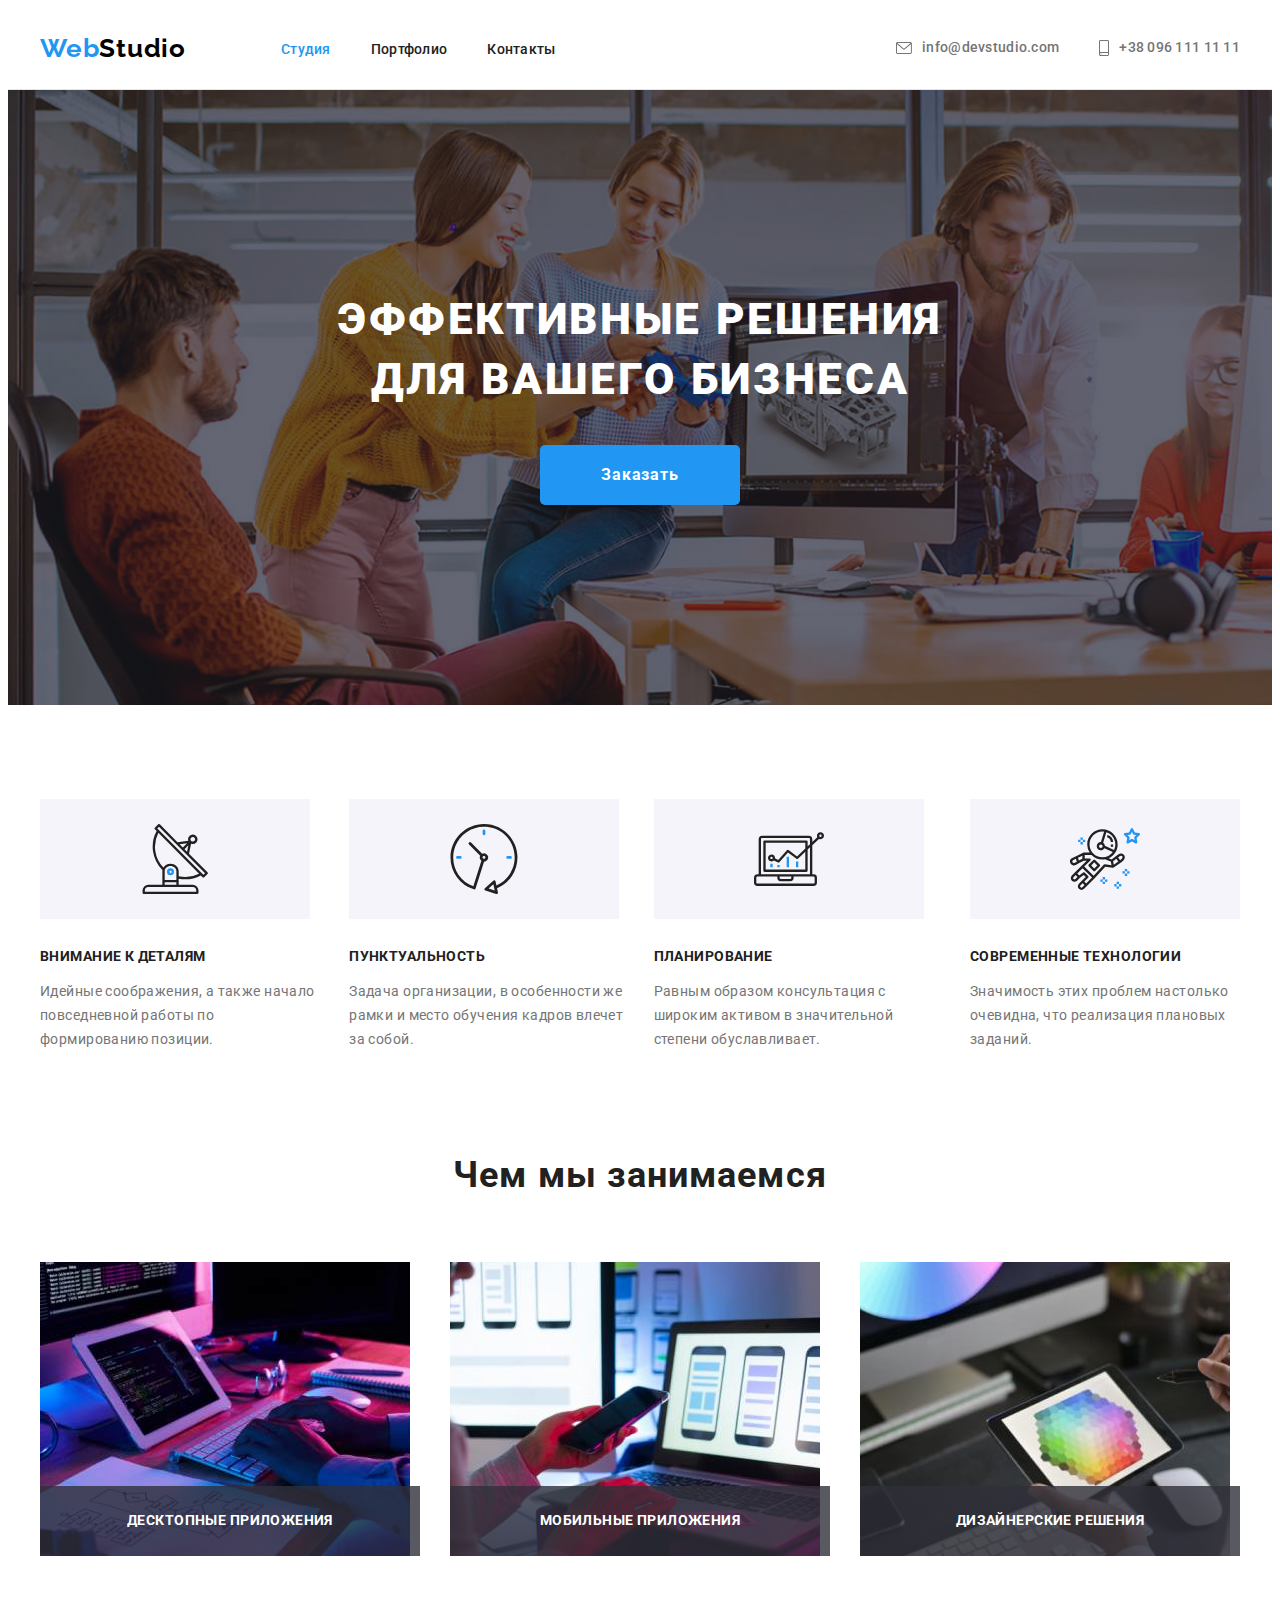
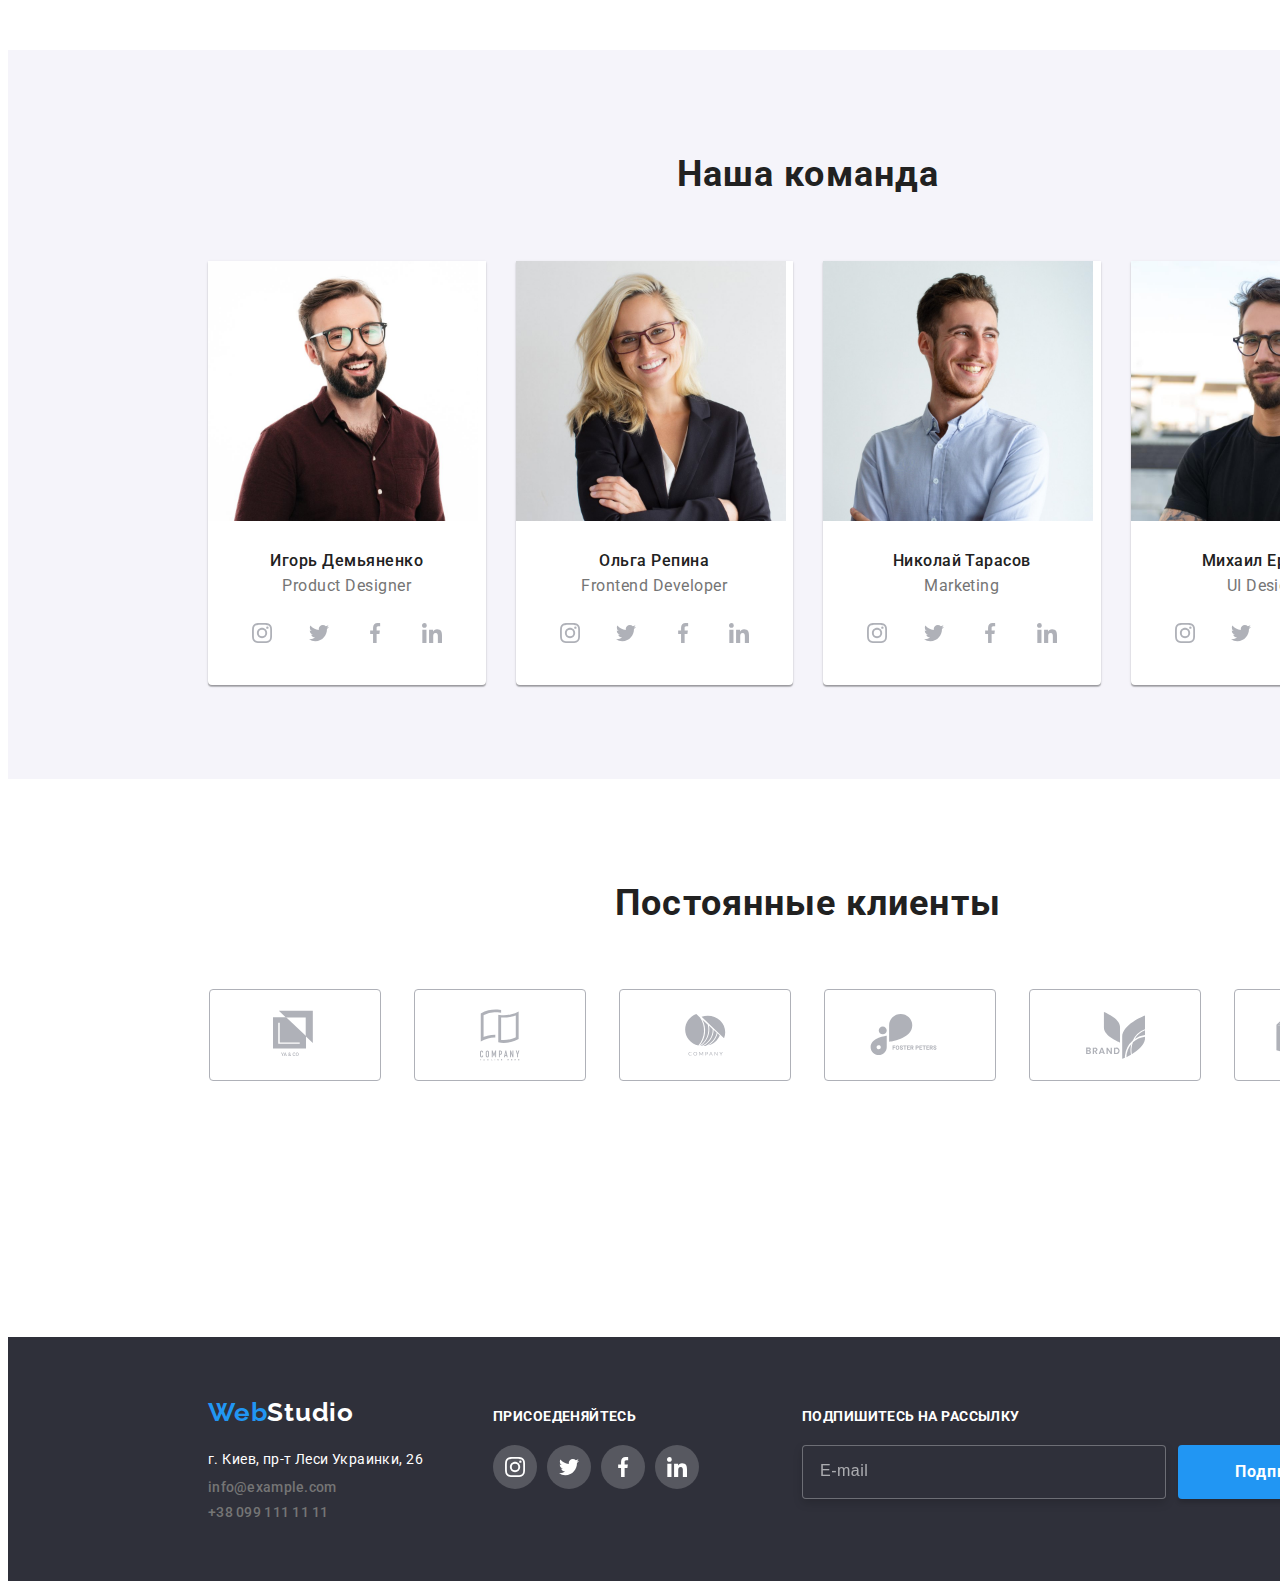
<file: index.html>
<!DOCTYPE html>
<html lang="ru">
<head>
    <meta charset="UTF-8">
    <meta http-equiv="X-UA-Compatible" content="IE=edge">
    <meta name="viewport" content="width=device-width, initial-scale=1.0">
    <title>Веб Студия</title>
    <link rel="stylesheet" href="https://cdnjs.cloudflare.com/ajax/libs/modern-normalize/1.0.0/modern-normalize.css" 
    integrity="sha512-Zx6MlUMKSVJoQ+83OwhdILe8cSEsCzfqThJd7J/VA2UrK6Ctj85p+xzqfyuNXE5B1k25uUdmJ2OzItbBy9GHAQ==" 
    crossorigin="anonymous"/>
    <link rel="preconnect" href="https://fonts.gstatic.com">
    <link href="https://fonts.googleapis.com/css2?family=Raleway:wght@700&family=Roboto:wght@400;500;700;900&display=swap" rel="stylesheet">
    <link rel="stylesheet" href="./css/main.min.css">
</head>
<body>

   <!--HEADER-->

    <header class="header">
        <div class="container">
            <a class="logo logo-light link" href="">
                <span class="logo-accent">Web</span>Studio
            </a>
            <nav class="navigation">
                <ul class="navigation-list list">
                    <li class="navigation-list__item">
                        <a class="current navigation-list__link link " href="./index.html">
                            Студия
                        </a>
                    </li>
                    <li class="navigation-list__item">
                        <a class="navigation-list__link link" href="./portfolio.html">
                            Портфолио
                        </a>
                    </li>
                    <li class="navigation-list__item">
                        <a class="navigation-list__link link" href="">
                            Контакты
                        </a>
                    </li>
                </ul>
            </nav>
            <ul class="contact-list list">
                <li class="contact-list__item">
                    <a class="contact-list__link link" href="mailto:info@devstudio.com">
                        <svg class="contact-list__icon" width="16" height="12">
                            <use href="./images/icons.svg#icon-mail"></use>
                        </svg>
                        info@devstudio.com
                    </a>
                </li>
                <li class="contact-list__item">
                    <a class="contact-list__link link" href="tel:+380961111111">
                        <svg class="contact-list__icon" width="10" height="16">
                            <use href="./images/icons.svg#icon-number"></use>
                        </svg>
                        +38 096 111 11 11
                    </a>
                </li>
            </ul>
        </div>
   </header> 

   <!--MAIN-->

   <main>

        <!--HERO-->

        <section class="hero bg">
            <div class="container">
                <h1 class="hero__title">
                    Эффективные решения для вашего бизнеса
                </h1>
                <button class="hero__btn" type="button" data-modal-open>
                    Заказать
                </button>
            </div>
        </section>

        <!--ABOUT-->

        <section class="features section">
            <div class="container">
                <ul class="features-list list">
                    <li class="features-list__item">
                        <div class="features-list__icon-wrapper">
                            <svg class="features-list__icon" width="70" height="70">
                                <use href="./images/icons.svg#icon-details"></use>
                            </svg>
                        </div>
                        <h3 class="features-list__title">Внимание к деталям</h3>
                        <p class="features-list__description">Идейные соображения, а также начало повседневной работы по формированию позиции.</p>
                    </li>
                    <li class="features-list__item">
                        <div class="features-list__icon-wrapper">
                            <svg class="features-list__icon" width="70" height="70">
                                <use href="./images/icons.svg#icon-clock"></use>
                            </svg>
                        </div>
                        <h3 class="features-list__title">Пунктуальность</h3>
                        <p class="features-list__description">Задача организации, в особенности же рамки и место обучения кадров влечет за собой.</p>
                    </li>
                    <li class="features-list__item">
                        <div class="features-list__icon-wrapper">
                            <svg class="features-list__icon" width="70" height="70">
                                <use href="./images/icons.svg#icon-diagram"></use>
                            </svg>
                        </div>
                        <h3 class="features-list__title">Планирование</h3>
                        <p class="features-list__description">Равным образом консультация с широким активом в значительной степени обуславливает.</p>
                    </li>
                    <li class="features-list__item">
                        <div class="features-list__icon-wrapper">
                            <svg class="features-list__icon" width="70" height="70">
                                <use href="./images/icons.svg#icon-astronaut"></use>
                            </svg>
                        </div>
                        <h3 class="features-list__title">Современные технологии</h3>
                        <p class="features-list__description">Значимость этих проблем настолько очевидна, что реализация плановых заданий.</p>
                    </li>
                </ul>
            </div>
        </section>

        <section  class="about">
            <div class="container">
                <h2 class="section-title">Чем мы занимаемся</h2>
                <ul class="about-list list">
                    <li class="about-list__item">
                        <div class="about-list__wrapper">
                            <img class="about-list__img" src="./images/box-1.jpg" alt="человек пишет код" height="294">
                        <p class="about-list__content">Десктопные приложения</p>
                        </div>
                    </li>
                    <li class="about-list__item">
                        <div class="about-list__wrapper">
                        <img class="about-list__img" src="./images/box-2.jpg" alt="человек делает дизайн приложения" height="294">
                        <p class="about-list__content">Мобильные приложения</p>
                        </div>
                    </li>
                    <li class="about-list__item">
                        <div class="about-list__wrapper">
                        <img class="about-list__img" src="./images/box-3.jpg" alt="человек подбирает правильный цвет" height="294">
                        <p class="about-list__content">Дизайнерские решения</p>
                        </div>
                    </li>
                </ul>
            </div>
        </section>

        <!-- TEAM -->

        <section class="team section">
            <div class="container">
                <h2 class="section-title">Наша команда</h2>
                <ul class="team-list list">
                    <li class="team-list__item">
                        <img class="team-list__img" src="./images/worker-1.jpg" alt="мужчина в очках и бардовой рубашке" height="260">
                        <div class="team-list__box">
                            <h3 class="team-list__title">Игорь Демьяненко</h3>
                             <p class="team-list__description" lang="en">Product Designer</p>
                             <ul class="social-list list">
                                <li class="social-list__item">
                                    <a href="" class="social-list__link link">
                                        <svg class="social-list__icon" width="20" height="20">
                                            <use href="./images/icons.svg#icon-instagram"></use>
                                        </svg>
                                    </a>
                                </li>
                                <li class="social-list-item">
                                    <a href="" class="social-list__link link">
                                        <svg class="social-list__icon"  width="20" height="20">
                                            <use href="./images/icons.svg#icon-twitter"></use>
                                        </svg>
                                    </a>
                                </li>
                                <li class="social-list-item">
                                    <a href="" class="social-list__link link">
                                        <svg class="social-list__icon"  width="20" height="20">
                                            <use href="./images/icons.svg#icon-facebook"></use>
                                        </svg>
                                    </a>
                                </li>
                                <li class="social-list-item">
                                    <a href="" class="social-list__link link">
                                        <svg class="social-list__icon"  width="20" height="20">
                                            <use href="./images/icons.svg#icon-linkedin"></use>
                                        </svg>
                                    </a>
                                </li>
                            </ul>
                        </div>
                    </li>
                    <li class="team-list__item">
                        <img class="team-list__img" src="./images/worker-2.jpg" alt="девушка в очках и пиджаке" height="260">
                        <div class="team-list__box">
                            <h3 class="team-list__title">Ольга Репина</h3>
                            <p class="team-list__description" lang="en">Frontend Developer</p>
                            <ul class="social-list list">
                                <li class="social-list__item">
                                    <a href="" class="social-list__link link">
                                        <svg class="social-list__icon"  width="20" height="20">
                                            <use href="./images/icons.svg#icon-instagram"></use>
                                        </svg>
                                    </a>
                                </li>
                                <li class="social-list-item">
                                    <a href="" class="social-list__link link">
                                        <svg class="social-list__icon" width="20" height="20">
                                            <use href="./images/icons.svg#icon-twitter"></use>
                                        </svg>
                                    </a>
                                </li>
                                <li class="social-list-item">
                                    <a href="" class="social-list__link link">
                                        <svg class="social-list__icon" width="20" height="20">
                                            <use href="./images/icons.svg#icon-facebook"></use>
                                        </svg>
                                    </a>
                                </li>
                                <li class="social-list-item">
                                    <a href="" class="social-list__link link">
                                        <svg class="social-list__icon" width="20" height="20">
                                            <use href="./images/icons.svg#icon-linkedin"></use>
                                        </svg>
                                    </a>
                                </li>
                            </ul>
                        </div>
                    </li>
                    <li class="team-list__item">
                        <img class="team-list__img" src="./images/worker-3.jpg" alt="мужчина в голубой рубашке" height="260">
                        <div class="team-list__box">
                            <h3 class="team-list__title">Николай Тарасов</h3>
                            <p class="team-list__description" lang="en">Marketing</p>
                            <ul class="social-list list">
                                <li class="social-list__item">
                                    <a href="" class="social-list__link link">
                                        <svg class="social-list__icon" width="20" height="20">
                                            <use href="./images/icons.svg#icon-instagram"></use>
                                        </svg>
                                    </a>
                                </li>
                                <li class="social-list-item">
                                    <a href="" class="social-list__link link">
                                        <svg class="social-list__icon" width="20" height="20">
                                            <use href="./images/icons.svg#icon-twitter"></use>
                                        </svg>
                                    </a>
                                </li>
                                <li class="social-list-item">
                                    <a href="" class="social-list__link link">
                                        <svg class="social-list__icon" width="20" height="20">
                                            <use href="./images/icons.svg#icon-facebook"></use>
                                        </svg>
                                    </a>
                                </li>
                                <li class="social-list-item">
                                    <a href="" class="social-list__link link">
                                        <svg class="social-list__icon" width="20" height="20">
                                            <use href="./images/icons.svg#icon-linkedin"></use>
                                        </svg>
                                    </a>
                                </li>
                            </ul>
                        </div>
                    </li>
                    <li class="team-list__item">
                        <img class="team-list__img" src="./images/worker-4.jpg" alt="мужчина в очках и черной футболке" height="260">
                        <div class="team-list__box">
                            <h3 class="team-list__title">Михаил Ермаков</h3>
                            <p class="team-list__description" lang="en">UI Designer</p>
                            <ul class="social-list list">
                                <li class="social-list__item">
                                    <a href="" class="social-list__link link">
                                        <svg class="social-list__icon" width="20" height="20">
                                            <use href="./images/icons.svg#icon-instagram"></use>
                                        </svg>
                                    </a>
                                </li>
                                <li class="social-list__item">
                                    <a href="" class="social-list__link link">
                                        <svg class="social-list__icon" width="20" height="20">
                                            <use href="./images/icons.svg#icon-twitter"></use>
                                        </svg>
                                    </a>
                                </li>
                                <li class="social-list__item">
                                    <a href="" class="social-list__link link">
                                        <svg class="social-list__icon" width="20" height="20">
                                            <use href="./images/icons.svg#icon-facebook"></use>
                                        </svg>
                                    </a>
                                </li>
                                <li class="social-list__item">
                                    <a href="" class="social-list__link link">
                                        <svg class="social-list__icon" width="20" height="20">
                                            <use href="./images/icons.svg#icon-linkedin"></use>
                                        </svg>
                                    </a>
                                </li>
                            </ul>
                        </div>
                    </li>
                </ul>
            </div>
        </section>

        <!-- CLIENTS  -->

        <section class="clients section">
            <div class="container">
                <h2 class="section-title">
                    Постоянные клиенты
                </h2>
                <ul class="clients-list list">
                    <li class="clients-list__item">
                        <a class="clients-list__link link" href="">
                            <svg class="clients-list__icon" width="44" height="50">
                                <use href="./images/icons.svg#icon-logo_1"></use>
                            </svg>
                        </a>
                    </li>
                    <li class="clients-list__item">
                        <a class="clients-list__link link" href="">
                            <svg class="clients-list__icon" width="40" height="52">
                                <use href="./images/icons.svg#icon-logo_2"></use>
                            </svg>
                        </a>
                    </li>
                    <li class="clients-list__item">
                        <a class="clients-list__link link" href="">
                            <svg class="clients-list__icon" width="41" height="42">
                                <use href="./images/icons.svg#icon-logo_3"></use>
                            </svg>
                        </a>
                    </li>
                    <li class="clients-list__item">
                        <a class="clients-list__link link" href="">
                            <svg class="clients-list__icon" width="80" height="42">
                                <use href="./images/icons.svg#icon-logo_4"></use>
                            </svg>
                        </a>
                    </li>
                    <li class="clients-list__item">
                        <a class="clients-list__link link" href="">
                            <svg class="clients-list__icon" width="59" height="47">
                                <use href="./images/icons.svg#icon-logo_5"></use>
                            </svg>
                        </a>
                    </li>
                    <li class="clients-list__item">
                        <a class="clients-list__link link" href="">
                            <svg class="clients-list__icon" width="88" height="45">
                                <use href="./images/icons.svg#icon-logo_6"></use>
                            </svg>
                        </a>
                    </li>
                </ul>
            </div>
        </section>

   </main>

   <!--FOOTER-->

   <footer class="footer">
       <div class="container">
            <div class="footer-container">
                <a class="logo logo-dark link" href="">
                    <span class="logo-accent">Web</span>Studio
                </a>
                <address class="address">
                    <ul class="address-list list">
                        <li class="address-list__item">
                            <a class="address-list__link link" href="https://goo.gl/maps/gpuPZWPUitN2GGkdA" target="_blank" rel="noopener noreferrer">
                                г. Киев, пр-т Леси Украинки, 26
                            </a>
                        </li>
                        <li class="address-list__item">
                            <a class="contact-list__link link" href="mailto:info@example.com">
                                info@example.com
                            </a>
                        </li>
                        <li class="address-list__item">
                            <a class="contact-list__link link" href="tel:+380991111111">
                                +38 099 111 11 11
                            </a>
                        </li>
                    </ul>
                </address>
            </div>

            <div class="footer-icon-container">
                <h3 class="footer-icon-container__title">Присоеденяйтесь</h3>
                <ul class="footer-list-icon list">
                    <li class="footer-list-icon__item">
                        <a class="footer-list__link link">
                            <svg class="footer-list__icon" width="20" height="20">
                                <use href="./images/icons.svg#icon-instagram"></use>
                            </svg>
                        </a>
                    </li>
                    <li class="footer-list-icon__item">
                        <a class="footer-list__link link">
                            <svg class="footer-list__icon" width="20" height="20">
                                <use href="./images/icons.svg#icon-twitter"></use>
                            </svg>
                        </a>
                    </li>
                    <li class="footer-list-icon__item">
                        <a class="footer-list__link link">
                            <svg class="footer-list__icon" width="20" height="20">
                                <use href="./images/icons.svg#icon-facebook"></use>
                            </svg>
                        </a>
                    </li>
                    <li class="footer-list-icon__item">
                        <a class="footer-list__link link">
                            <svg class="footer-list__icon" width="20" height="20">
                                <use href="./images/icons.svg#icon-linkedin"></use>
                            </svg>
                        </a>
                    </li>
                </ul>
            </div>

            <div class="footer-form-wrapper">
                <p class="footer-form-wrapper__title">Подпишитесь на рассылку</p>
                <form class="footer-form">
                    <input class="footer-form__input" type="email" name="email" placeholder="E-mail">
                        <button class="footer-form__btn" type="button">
                            Подписаться
                            <svg class="footer-form__icon_send">
                                <use href="./images/icons.svg#icon-send"></use>
                            </svg>
                        </button>
                </form>
            </div>

        </div>
   </footer>
<!-- BACKDROP -->
   <div class="backdrop is-hidden" data-modal>
       <div class="modal">
           <button type="button" class="modal__btn_close" data-modal-close>
                <svg class="modal__close-btn-icon">
                    <use href="./images/icons.svg#icon-close-btn"></use>
                </svg>
           </button>
           <form action="#" class="modal__form">
                <p class="modal__form-title">Оставьте свои данные, мы вам перезвоним</p>
                <label class="modal__form-field">
                    <span class="modal__form-title-input">Имя</span>
                    <span class="modal__form-input-wrapper">
                        <input type="text" name="user-name" class="modal__form-input" required minlength="2">
                        <svg class="modal__form-icon">
                            <use href="./images/icons.svg#icon-name"></use>
                        </svg>
                    </span>
                </label>
                <label class="modal-form-field">
                    <span class="modal__form-title-input">Телефон</span>
                    <span class="modal__form-input-wrapper">
                        <input type="tel" name="user-phone" class="modal__form-input" required pattern="[0-9]{3}-[0-9]{3}-[0-9]{2}-[0-9]{2}">
                        <svg class="modal__form-icon">
                            <use href="./images/icons.svg#icon-tel"></use>
                        </svg>
                    </span>
                </label>
                <label class="modal-form-field">
                    <span class="modal__form-title-input">Почта</span>
                    <span class="modal__form-input-wrapper">
                        <input type="email" name="user-email" class="modal__form-input">
                        <svg class="modal__form-icon">
                            <use href="./images/icons.svg#icon-email"></use>
                        </svg>
                    </span>
                </label>
                <label class="modal-form-field">
                    <span class="modal__form-title-input">Комментарий</span>
                    <textarea name="user-comment" class="modal__form-comment" placeholder="Введите текст"></textarea>
                </label>
                <input type="checkbox" id="user-term" name="user-term" class="modal__form-checkbox visually-hidden" value="">
                <label for="user-term" class="modal__form-checkbox-desc">Соглашаюсь с рассылкой и принимаю&nbsp;<a class="modal-form-link" href="">Условия договора</a></label>
                <button type="submit" class="modal__form-btn">Отправить</button>
            </form>
       </div>
   </div>
   <script src="./js/modal.js"></script>
</body>
</html>
</file>
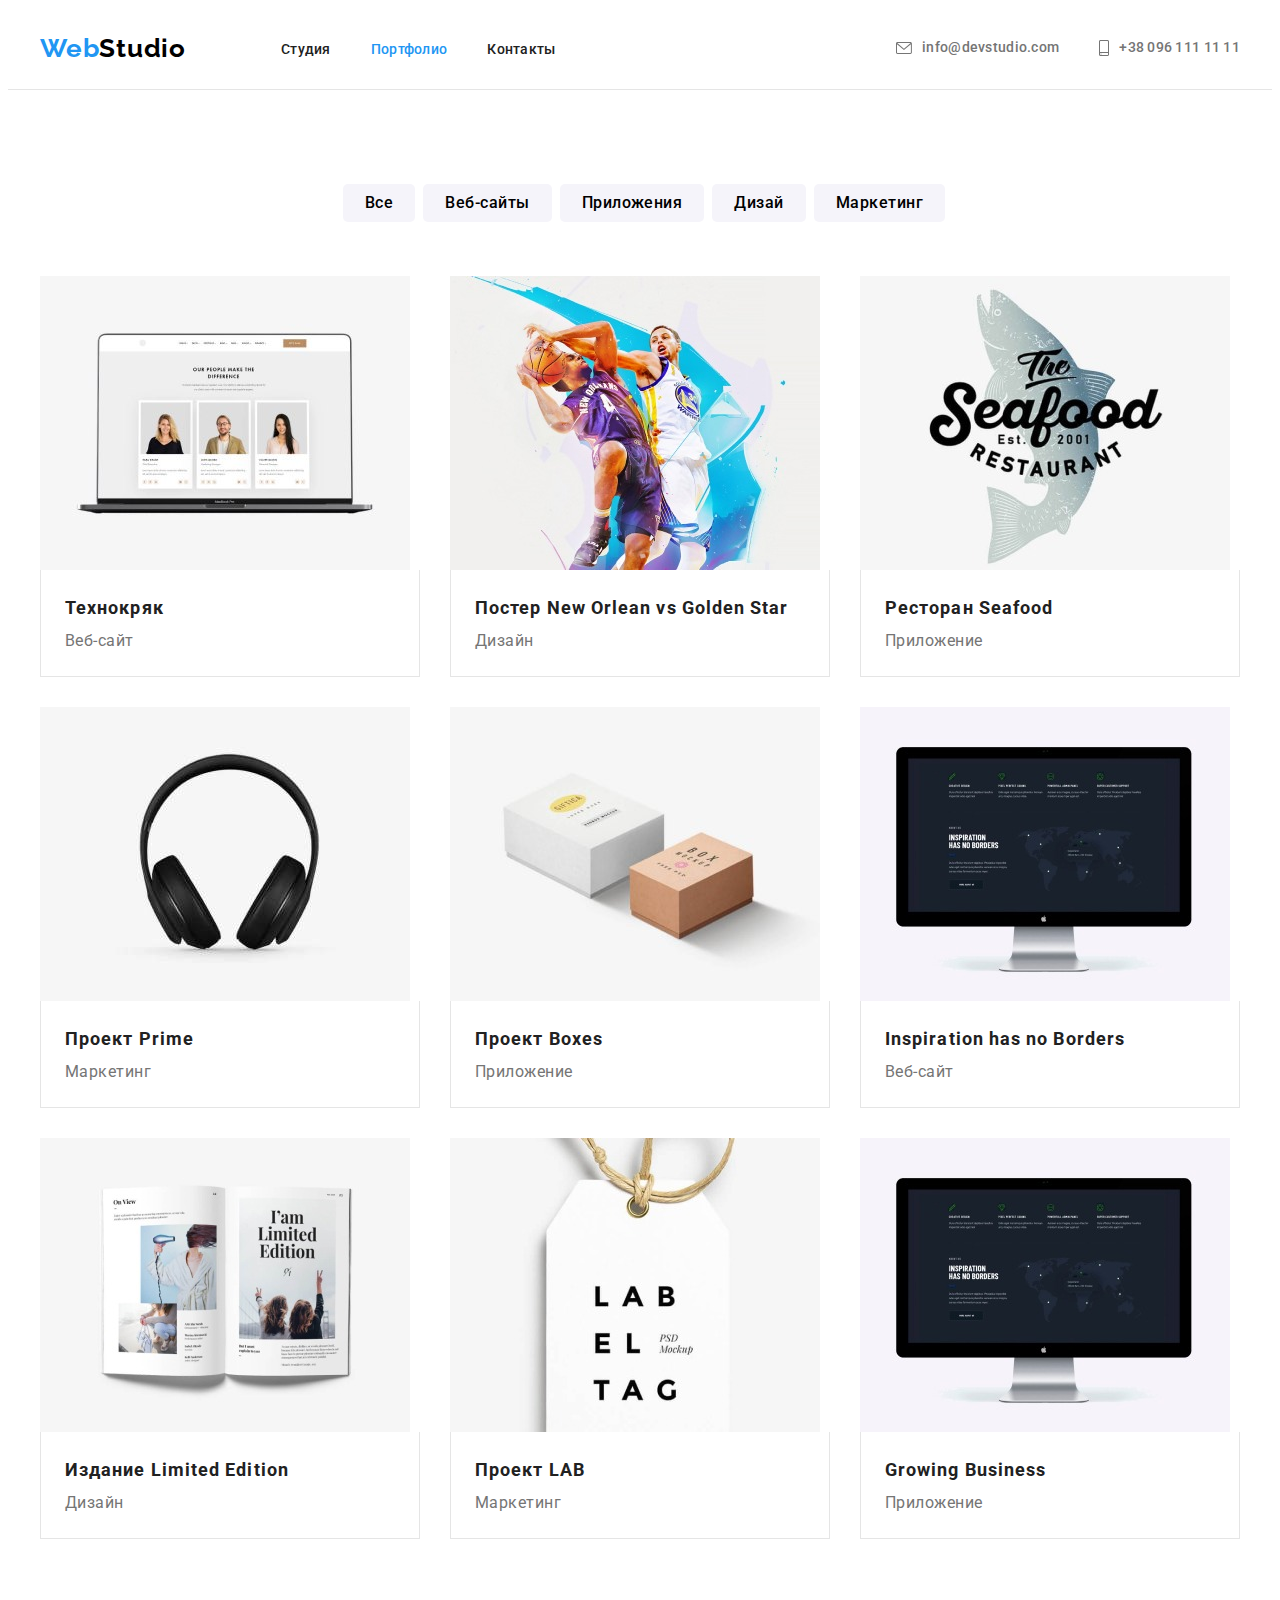
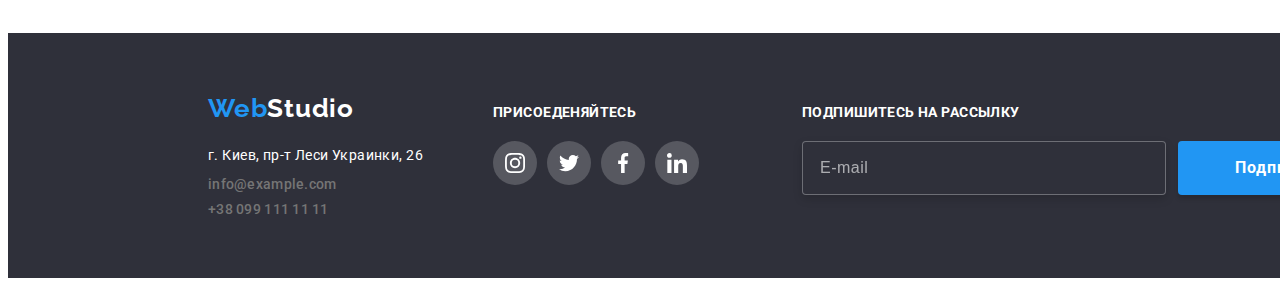
<file: portfolio.html>
<!DOCTYPE html>
<html lang="ru">
<head>
    <meta charset="UTF-8">
    <meta http-equiv="X-UA-Compatible" content="IE=edge">
    <meta name="viewport" content="width=device-width, initial-scale=1.0">
    <title>Портфолио</title>
    <link rel="stylesheet" href="https://cdnjs.cloudflare.com/ajax/libs/modern-normalize/1.0.0/modern-normalize.css" 
    integrity="sha512-Zx6MlUMKSVJoQ+83OwhdILe8cSEsCzfqThJd7J/VA2UrK6Ctj85p+xzqfyuNXE5B1k25uUdmJ2OzItbBy9GHAQ==" 
    crossorigin="anonymous"/>
    <link rel="preconnect" href="https://fonts.gstatic.com">
    <link href="https://fonts.googleapis.com/css2?family=Raleway:wght@700&family=Roboto:wght@400;500;700;900&display=swap" rel="stylesheet">
    <link rel="stylesheet" href="./css/main.min.css">
</head>
<body>
    <!--HEADER-->
    <header class="header">
        <div class="container">
            <a class="logo logo-light link" href="">
                <span class="logo-accent">Web</span>Studio
            </a>
            <nav class="navigation">
                <ul class="navigation-list list">
                    <li class="navigation-list__item">
                        <a class="navigation-list__link link " href="./index.html">
                            Студия
                        </a>
                    </li>
                    <li class="current navigation-list__item">
                        <a class="navigation-list__link link" href="./portfolio.html">
                            Портфолио
                        </a>
                    </li>
                    <li class="navigation-list__item">
                        <a class="navigation-list__link link" href="">
                            Контакты
                        </a>
                    </li>
                </ul>
            </nav>
            <ul class="contact-list list">
                <li class="contact-list__item">
                    <a class="contact-list__link link" href="mailto:info@devstudio.com">
                        <svg class="contact-list__icon" width="16" height="12">
                            <use href="./images/icons.svg#icon-mail"></use>
                        </svg>
                        info@devstudio.com
                    </a>
                </li>
                <li class="contact-list__item">
                    <a class="contact-list__link link" href="tel:+380961111111">
                        <svg class="contact-list__icon" width="10" height="16">
                            <use href="./images/icons.svg#icon-number"></use>
                        </svg>
                        +38 096 111 11 11
                    </a>
                </li>
            </ul>
        </div>
   </header> 

   <!--MAIN-->
    <main class="main">
        <section class="filters section">
            <div class="container">
                <h1 hidden> Наши проекты </h1>
            <ul class="filters-list list">
                <li class="filters-list__item">
                    <button class="filters-btn" type="button">
                    Все
                    </button>
                 </li>
                 <li class="filters-list__item">
                    <button class="filters-btn" type="button">
                    Веб-сайты
                    </button>
                 </li>
                 <li class="filters-list__item">
                    <button class="filters-btn" type="button">
                    Приложения
                    </button>
                 </li>
                 <li class="filters-list__item">
                    <button class="filters-btn" type="button">
                    Дизай
                    </button>
                 </li>
                 <li class="filters-list__item">
                    <button class="filters-btn" type="button">
                    Маркетинг
                    </button>
                 </li>
            </ul>
            <ul class="project-list list">
                <li class="project-list__item">
                    <a href="#" class="project-list__link link">
                        <div class="project-list__wrapper">
                            <img class="project-list__img" src="./images/technocryk.jpg" alt="ноутбук" width="370" height="294">
                            <p class="project-list__overlay">Технокряк это современная площадка распространения коронавируса. Компании используют эту платформу для цифрового шпионажа и атак на защищённые сервера конкурентов.</p>
                        </div>
                        <div class="project-list__content">
                            <h3 class="project-list__title">Технокряк</h3>
                            <p class="project-list__description">Веб-сайт</p>
                        </div>
                    </a>
                </li>
                <li class="project-list__item">
                    <a href="#" class="project-list__link link">
                        <div class="project-list__wrapper">
                            <img class="project-list__img" src="./images/new-orlean.jpg" alt="игра в баскетбол" width="370" height="294">
                            <p class="project-list__overlay">Технокряк это современная площадка распространения коронавируса. Компании используют эту платформу для цифрового шпионажа и атак на защищённые сервера конкурентов.</p>
                        </div>    
                        <div class="project-list__content">
                            <h3 class="project-list__title">Постер <span  lang="en">New Orlean vs Golden Star</span></h3>
                            <p class="project-list__description">Дизайн</p>
                        </div>
                    </a>
                </li>
                <li class="project-list__item">
                    <a href="#" class="project-list__link link">
                        <div class="project-list__wrapper">
                            <img class="project-list__img" src="./images/seafood.jpg" alt="эмблема" width="370" height="294">
                            <p class="project-list__overlay">Технокряк это современная площадка распространения коронавируса. Компании используют эту платформу для цифрового шпионажа и атак на защищённые сервера конкурентов.</p>
                        </div>
                        <div class="project-list__content">
                            <h3 class="project-list__title">Ресторан <span  lang="en">Seafood</span></h3>
                            <p class="project-list__description">Приложение</p>
                        </div>
                    </a>
                </li>
                <li class="project-list__item">
                    <a href="#" class="project-list__link link">
                        <div class="project-list__wrapper">
                            <img class="project-list__img" src="./images/prime.jpg" alt="наушники" width="370" height="294">
                            <p class="project-list__overlay">Технокряк это современная площадка распространения коронавируса. Компании используют эту платформу для цифрового шпионажа и атак на защищённые сервера конкурентов.</p>
                        </div>
                        <div class="project-list__content">
                            <h3 class="project-list__title">Проект <span  lang="en">Prime</span></h3>
                            <p class="project-list__description">Маркетинг</p>
                        </div>
                    </a>
                </li>
                <li class="project-list__item">
                    <a href="#" class="project-list__link link">
                        <div class="project-list__wrapper">
                            <img class="project-list__img" src="./images/boxes.jpg" alt="коробки" width="370" height="294">
                            <p class="project-list__overlay">Технокряк это современная площадка распространения коронавируса. Компании используют эту платформу для цифрового шпионажа и атак на защищённые сервера конкурентов.</p>
                        </div>
                        <div class="project-list__content">
                            <h3 class="project-list__title">Проект <span  lang="en">Boxes</span></h3>
                            <p class="project-list__description">Приложение</p>
                        </div>
                    </a>
                </li>
                <li class="project-list__item">
                    <a href="#" class="project-list__link link">
                        <div class="project-list__wrapper">
                            <img class="project-list__img" src="./images/inspiration.jpg" alt="монитор" width="370" height="294">
                            <p class="project-list__overlay">Технокряк это современная площадка распространения коронавируса. Компании используют эту платформу для цифрового шпионажа и атак на защищённые сервера конкурентов.</p>
                        </div>
                        <div class="project-list__content">
                            <h3 class="project-list__title">Inspiration has no Borders</h3>
                            <p class="project-list__description">Веб-сайт</p>
                        </div>
                    </a>
                </li>
                <li class="project-list__item">
                    <a href="#" class="project-list__link link">
                        <div class="project-list__wrapper">
                            <img class="project-list__img" src="./images/limited-edition.jpg" alt="журнал" width="370" height="294">
                            <p class="project-list__overlay">Технокряк это современная площадка распространения коронавируса. Компании используют эту платформу для цифрового шпионажа и атак на защищённые сервера конкурентов.</p>
                        </div>
                        <div class="project-list__content">
                            <h3 class="project-list__title">Издание <span  lang="en">Limited Edition</span></h3>
                            <p class="project-list__description">Дизайн</p>
                        </div>
                    </a>
                </li>
                <li class="project-list__item">
                    <a href="#" class="project-list__link link">
                        <div class="project-list__wrapper">
                            <img class="project-list__img" src="./images/lab.jpg" alt="этикетка" width="370" height="294">
                            <p class="project-list__overlay">Технокряк это современная площадка распространения коронавируса. Компании используют эту платформу для цифрового шпионажа и атак на защищённые сервера конкурентов.</p>
                        </div>
                        <div class="project-list__content">
                            <h3 class="project-list__title">Проект <span  lang="en">LAB</span></h3>
                            <p class="project-list__description">Маркетинг</p>
                        </div>
                    </a>
                </li>
                <li class="project-list__item">
                    <a href="#" class="project-list__link link">
                        <div class="project-list__wrapper">
                            <img class="project-list__img" src="./images/inspiration.jpg" alt="ноутбук" width="370" height="294">
                            <p class="project-list__overlay">Технокряк это современная площадка распространения коронавируса. Компании используют эту платформу для цифрового шпионажа и атак на защищённые сервера конкурентов.</p>
                        </div>
                        <div class="project-list__content">
                            <h3 class="project-list__title" lang="en">Growing Business</h3>
                            <p class="project-list__description">Приложение</p>
                        </div>
                    </a>
                </li>
            </ul>
            </div>
        </section>
    </main>
    <!--FOOTER-->
    <footer class="footer">
        <div class="container">
             <div class="footer-container">
                 <a class="logo logo-dark link" href="">
                     <span class="logo-accent">Web</span>Studio
                 </a>
                 <address class="address">
                     <ul class="address-list list">
                         <li class="address-list__item">
                             <a class="address-list__link link" href="https://goo.gl/maps/gpuPZWPUitN2GGkdA" target="_blank" rel="noopener noreferrer">
                                 г. Киев, пр-т Леси Украинки, 26
                             </a>
                         </li>
                         <li class="address-list__item">
                             <a class="contact-list__link link" href="mailto:info@example.com">
                                 info@example.com
                             </a>
                         </li>
                         <li class="address-list__item">
                             <a class="contact-list__link link" href="tel:+380991111111">
                                 +38 099 111 11 11
                             </a>
                         </li>
                     </ul>
                 </address>
             </div>
 
             <div class="footer-icon-container">
                 <h3 class="footer-icon-container__title">Присоеденяйтесь</h3>
                 <ul class="footer-list-icon list">
                     <li class="footer-list-icon__item">
                         <a class="footer-list__link link">
                             <svg class="footer-list__icon" width="20" height="20">
                                 <use href="./images/icons.svg#icon-instagram"></use>
                             </svg>
                         </a>
                     </li>
                     <li class="footer-list-icon__item">
                         <a class="footer-list__link link">
                             <svg class="footer-list__icon" width="20" height="20">
                                 <use href="./images/icons.svg#icon-twitter"></use>
                             </svg>
                         </a>
                     </li>
                     <li class="footer-list-icon__item">
                         <a class="footer-list__link link">
                             <svg class="footer-list__icon" width="20" height="20">
                                 <use href="./images/icons.svg#icon-facebook"></use>
                             </svg>
                         </a>
                     </li>
                     <li class="footer-list-icon__item">
                         <a class="footer-list__link link">
                             <svg class="footer-list__icon" width="20" height="20">
                                 <use href="./images/icons.svg#icon-linkedin"></use>
                             </svg>
                         </a>
                     </li>
                 </ul>
             </div>
 
             <div class="footer-form-wrapper">
                 <p class="footer-form-wrapper__title">Подпишитесь на рассылку</p>
                 <form class="footer-form">
                     <input class="footer-form__input" type="email" name="email" placeholder="E-mail">
                         <button class="footer-form__btn" type="button">
                             Подписаться
                             <svg class="footer-form__icon_send">
                                 <use href="./images/icons.svg#icon-send"></use>
                             </svg>
                         </button>
                 </form>
             </div>
 
         </div>
    </footer>
 </body>
 </html>
</file>
<file: css/main.min.css>
:root{--secondary-font: 'Raleway', sans-serif;--secondary-text-color: #757575;--accept-color: #2196f3;--highlight-color: #188ce8;--background-color-header-footer: #2f303a;--dark-theme-text: #ffffff;--light-theme-text: #000000;--background-btn: #f5f4fA;--background-color: #212121;--border-color: #E5E5E5;--icon-color: #afb1b8}.visually-hidden{position:absolute !important;clip:rect(1px 1px 1px 1px);clip:rect(1px, 1px, 1px, 1px);padding:0 !important;border:0 !important;height:1px !important;width:1px !important;overflow:hidden}.link{text-decoration:none}.list{list-style:none}.address{font-style:normal}body{font-family:'Roboto', sans-serif;color:#212121}h1,h2,h3,h4,h5,h6,p{margin:0}ul{margin:0;padding:0}img{display:block;max-width:100%}.container{width:1200px;margin:0 auto;padding-left:15px;padding-right:15px}.footer .container{display:flex;width:1200px;margin:0 auto;padding-left:15px;padding-right:15px;align-items:baseline}.header .container{display:flex;align-items:center}.hero .container{padding:200px 15px;text-align:center}.section{padding-top:94px;padding-bottom:94px}.contact-list{display:flex;align-items:center;margin-left:auto}.contact-list__item:nth-child(1){margin-right:40px}.contact-list__icon{fill:currentColor;margin-right:10px}.contact-list__link{display:flex;align-items:center;font-weight:500;font-size:14px;line-height:1.14;letter-spacing:0.02em;color:var(--secondary-text-color);transition:color 250ms cubic-bezier(0.4, 0, 0.2, 1)}.contact-list__link:hover,.contact-list__link:focus,.contact-list__link:hover,.contact-list__link:focus{color:var(--accept-color)}.contact-list__link:hover .contact-list__icon,.contact-list__link:hover .contact-list__icon,.contact-list__link:hover .contact-list__icon,.contact-list__link:hover .contact-list__icon,.contact-list__link:focus .contact-list__icon,.contact-list__link:focus .contact-list__icon,.contact-list__link:focus .contact-list__icon,.contact-list__link:focus .contact-list__icon,.contact-list__link:hover .contact-list__icon,.contact-list__link:hover .contact-list__icon,.contact-list__link:hover .contact-list__icon,.contact-list__link:hover .contact-list__icon,.contact-list__link:focus .contact-list__icon,.contact-list__link:focus .contact-list__icon,.contact-list__link:focus .contact-list__icon,.contact-list__link:focus .contact-list__icon{fill:currentColor}.section-title{font-weight:bold;font-size:36px;line-height:1.71;letter-spacing:0.03em;margin-bottom:55px;text-align:center}.social-list{display:flex;align-items:center;justify-content:space-between;margin-top:16px}.social-list__link{display:flex;justify-content:center;align-items:center;height:44px;width:44px;border-radius:50%;background-color:#ffffff;transition:color 250ms cubic-bezier(0.4, 0, 0.2, 1),background-color 250ms cubic-bezier(0.4, 0, 0.2, 1)}.social-list__link:hover,.social-list__link:focus{background-color:var(--accept-color)}.social-list__icon{fill:var(--icon-color)}.social-list__link:hover .social-list__icon,.social-list__link:focus .social-list__icon{fill:#ffffff}.logo{font-family:var(--secondary-font);font-weight:700;font-size:26px;line-height:1.19;letter-spacing:0.03em}.logo-light{margin-right:95px;color:var(--light-theme-text)}.logo-dark{color:var(--dark-theme-text)}.logo-accent{color:var(--accept-color)}.navigation-list{display:flex;align-items:center}.navigation-list__item:not(:last-child){margin-right:40px}.navigation-list__link{font-weight:500;font-size:14px;line-height:1.14;letter-spacing:0.02em;color:var(--text-color);transition:color 250ms cubic-bezier(0.4, 0, 0.2, 1)}.navigation-list__link:hover,.navigation-list__link:focus{color:var(--accept-color)}.current{color:var(--accept-color)}.address-list{margin-top:20px}.address-list__link{font-weight:normal;font-size:14px;line-height:1.71;letter-spacing:0.03em;color:var(--dark-theme-text);transition:color 250ms cubic-bezier(0.4, 0, 0.2, 1)}.address-list__link:hover,.address-list__link:focus{color:var(--accept-color)}.address-list__item:not(:last-child){padding-bottom:9px}.backdrop{position:fixed;top:0;left:0;width:100vw;height:100vh;background-color:rgba(0,0,0,0.2);transition:all 250ms cubic-bezier(0.4, 0, 0.2, 1)}.modal{width:528px;height:581px;background:#ffffff;box-shadow:0px 1px 3px rgba(0,0,0,0.12),0px 1px 1px rgba(0,0,0,0.14),0px 2px 1px rgba(0,0,0,0.2);border-radius:4px;position:absolute;top:50%;left:50%;transform:translate(-50%, -50%);padding:40px}.modal__btn_close{position:absolute;right:8px;top:8px;display:flex;justify-content:center;align-items:center;width:30px;height:30px;background:transparent;border:1px solid rgba(0,0,0,0.1);border-radius:50%;cursor:pointer}.modal__btn_close:hover,.modal__btn_close:focus{fill:var(--accept-color)}.modal__close-btn-icon{width:18px;height:18px;transition:fill 250ms cubic-bezier(0.4, 0, 0.2, 1)}.is-hidden{visibility:hidden;opacity:0;pointer-events:none}.modal__form{display:flex;flex-direction:column}.modal__form-title{font-style:normal;font-weight:bold;font-size:20px;line-height:23px;text-align:center;letter-spacing:0.03em;color:var(--background-color);margin-bottom:12px}.modal__form-input-wrapper{position:relative;display:block;margin-top:4px}.modal__form-input{width:100%;height:40px;border:1px solid rgba(33,33,33,0.2);border-radius:4px;padding-left:42px;transition:border-color 250ms cubic-bezier(0.4, 0, 0.2, 1)}.modal__form-input:focus{outline:none;border-color:var(--accept-color)}.modal__form-icon{display:block;position:absolute;top:50%;transform:translateY(-50%);left:12px;width:18px;height:18px;transition:background-color 250ms cubic-bezier(0.4, 0, 0.2, 1)}.modal__form-input:focus+.modal__form-icon{fill:var(--accept-color)}.modal__form-comment{width:100%;height:110px;border:1px solid rgba(33,33,33,0.2);border-radius:4px;padding:12px 16px;resize:none;transition:border-color 250ms cubic-bezier(0.4, 0, 0.2, 1);margin-top:4px}.modal__form-comment::placeholder{font-style:normal;font-weight:normal;font-size:14px;line-height:1.16;letter-spacing:0.01em;color:rgba(117,117,117,0.5)}.modal__form-comment:focus{outline:none;border-color:var(--accept-color)}.modal__form-field{margin-bottom:10px}.modal__form-checkbox-desc{display:flex;align-items:center;font-style:normal;font-weight:normal;font-size:14px;line-height:24px;letter-spacing:0.03em;color:var(--secondary-text-color);cursor:pointer}.modal__form-checkbox-desc::before{display:block;content:"";width:16px;height:16px;border:1px solid var(--background-color);cursor:pointer;margin-right:8px}.modal__form-checkbox:checked+.modal__form-checkbox-desc::before{background-image:url("../images/icon-check.svg");background-position:center;border:0}.modal__form-checkbox:focus+.modal__form-checkbox-desc::before{border:1px solid var(--accept-color)}.modal__form-btn{font-family:inherit;font-weight:bold;font-size:16px;min-width:200px;align-self:center;padding:10px 55px;line-height:1.88;letter-spacing:0.06em;color:var(--dark-theme-text);background:var(--accept-color);cursor:pointer;margin-top:25px;box-shadow:0px 4px 4px rgba(0,0,0,0.15);border-radius:4px;border:0px;transition:color 250ms cubic-bezier(0.4, 0, 0.2, 1),background-color 250ms cubic-bezier(0.4, 0, 0.2, 1)}.modal__form-btn:hover,.modal__form-btn:focus{background-color:var(--highlight-color)}.modal__form-title-input{font-style:normal;font-weight:normal;font-size:12px;line-height:1.16;letter-spacing:0.01em;color:var(--secondary-text-color)}.modal-form-link{color:var(--accept-color)}.header{padding-top:25px;padding-bottom:25px;border-bottom:1px solid var(--border-color)}.hero{background-color:var(--background-color-header-footer);max-width:1600px;margin:0 auto;background-image:linear-gradient(rgba(47,48,58,0.4), rgba(47,48,58,0.4)),url("../images/background.jpg");background-repeat:no-repeat;background-size:cover}.hero__title{font-weight:900;font-size:44px;line-height:1.36;letter-spacing:0.06em;text-transform:uppercase;color:var(--dark-theme-text);width:696px;text-align:center;margin:0 auto}.hero__btn{font-family:inherit;font-weight:bold;font-size:16px;min-width:200px;padding:15px 30px;line-height:1.88;letter-spacing:0.06em;color:var(--dark-theme-text);background:var(--accept-color);cursor:pointer;margin-top:35px;border-radius:5px;border:0px;transition:color 250ms cubic-bezier(0.4, 0, 0.2, 1),background-color 250ms cubic-bezier(0.4, 0, 0.2, 1)}.hero__btn:hover,.hero__btn:focus{background-color:var(--highlight-color)}.features-list__title{font-weight:bold;font-size:14px;line-height:1.14;letter-spacing:0.03em;text-transform:uppercase;margin-bottom:15px}.features-list__description{font-weight:normal;font-size:14px;line-height:1.71;letter-spacing:0.03em;color:var(--secondary-text-color)}.features-list{display:flex}.features-list__icon-wrapper{display:flex;align-items:center;justify-content:center;width:270px;height:120px;background-color:var(--background-btn);margin-bottom:30px}.features-list__item:not(:first-child){margin-left:30px}.about{padding-bottom:94px}.about-img-section{padding-top:0px}.about-list{display:flex;margin-left:-30px;margin-top:-30px}.about-list__item{flex-basis:calc(100% / 3 - 30px);margin-left:30px;margin-top:30px}.about-list__wrapper{position:relative}.about-list__content{font-style:normal;font-weight:bold;font-size:14px;line-height:1.14;letter-spacing:0.03em;text-transform:uppercase;color:#ffffff;text-align:center;padding-top:27px;padding-bottom:27px;position:absolute;bottom:0;left:0;background:rgba(47,48,58,0.8);width:100%}.team{background-color:var(--background-btn);width:1600px;height:100%;margin:0 auto}.team-list__item{flex-basis:calc(100% / 4 - 30px);margin-left:30px;background-color:#ffffff;box-shadow:0px 1px 3px rgba(0,0,0,0.12),0px 1px 1px rgba(0,0,0,0.14),0px 2px 1px rgba(0,0,0,0.2);border-radius:0px 0px 4px 4px}.team-list__box{text-align:center;padding:30px 32px}.team-list__title{font-weight:500;font-size:16px;line-height:1.19;letter-spacing:0.03em;margin-bottom:6px}.team-list__description{font-weight:normal;font-size:16px;line-height:1.19;letter-spacing:0.03em;color:var(--secondary-text-color)}.team-list{display:flex;margin-left:-30px}.clients{width:1600px;height:370px;margin:0 auto}.clients-list{display:flex;align-items:center;margin-left:-30px;margin-top:50px}.clients-list__item{display:flex;justify-content:center;align-items:center;flex-basis:calc(100% / 6 - 30px);margin-left:30px}.clients-list__link{display:inline-flex;justify-content:center;align-items:center;width:170px;height:90px;border:1px solid #afb1b8;border-radius:4px 4px 4px 4px;background-color:#ffffff;transition:border-color 250ms cubic-bezier(0.4, 0, 0.2, 1)}.clients-list__link:hover,.clients-list__link:focus{border-color:var(--accept-color)}.clients-list__icon{fill:var(--icon-color);transition:fill 250ms cubic-bezier(0.4, 0, 0.2, 1)}.clients-list__link:hover .clients-list__icon,.clients-list__link:focus .clients-list__icon{fill:var(--accept-color)}.footer{width:1600px;background-color:var(--background-color-header-footer);margin:0 auto;padding:60px 0px}.footer-container{margin-right:70px}.footer-icon-container{display:block;margin-right:93px}.footer-icon-container__title{font-weight:bold;font-size:14px;line-height:1.14;letter-spacing:0.03em;text-transform:uppercase;color:#ffffff;margin-bottom:20px}.footer-list-icon{display:flex;align-items:center}.footer-list-icon__item{margin-right:10px}.footer-list__link{display:flex;justify-content:center;align-items:center;height:44px;width:44px;border-radius:50%;background-color:#575860;cursor:pointer;transition:color 250ms cubic-bezier(0.4, 0, 0.2, 1),background-color 250ms cubic-bezier(0.4, 0, 0.2, 1)}.footer-list__link:hover,.footer-list__link:focus{background-color:var(--accept-color)}.footer-list__icon{fill:#ffffff}.footer-form-wrapper__title{font-style:normal;font-weight:bold;font-size:14px;line-height:1.14;letter-spacing:0.03em;text-transform:uppercase;color:#ffffff;margin-bottom:20px}.footer-form__input{width:358px;height:50px;border:1px solid rgba(255,255,255,0.3);filter:drop-shadow(0px 4px 4px rgba(0,0,0,0.15));border-radius:4px;background-color:var(--background-color-header-footer);margin-right:12px}.footer-form__input::placeholder{font-style:normal;font-weight:normal;font-size:16px;line-height:1.25;display:flex;align-items:center;letter-spacing:0.03em;color:rgba(255,255,255,0.6);padding-left:15px}.footer-form{display:flex}.footer-form__btn{position:relative;font-family:inherit;font-weight:bold;font-size:16px;min-width:200px;padding-top:10px;padding-bottom:10px;padding-left:28px;line-height:1.88;letter-spacing:0.06em;color:var(--dark-theme-text);background:var(--accept-color);cursor:pointer;background:var(--accept-color);box-shadow:0px 4px 4px rgba(0,0,0,0.15);border-radius:4px;border:0;transition:background-color 250ms cubic-bezier(0.4, 0, 0.2, 1),background-color 250ms cubic-bezier(0.4, 0, 0.2, 1)}.footer-form__btn:hover,.footer-form__btn:focus{background-color:var(--highlight-color)}.footer-form__icon_send{display:block;fill:#ffffff;width:24px;height:24px;position:absolute;top:50%;right:28px;transform:translateY(-50%)}.filters-list{display:flex;justify-content:center;margin-bottom:54px}.filters-list__item{margin-left:8px}.filters-btn{font-family:inherit;background-color:var(--background-btn);font-weight:500;font-size:16px;line-height:1.63;letter-spacing:0.03em;cursor:pointer;border:0px;padding:6px 22px;border-radius:5px;transition:color 250ms cubic-bezier(0.4, 0, 0.2, 1),background-color 250ms cubic-bezier(0.4, 0, 0.2, 1),box-shadow 250ms cubic-bezier(0.4, 0, 0.2, 1)}.filters-btn:hover,.filters-btn:focus{background-color:var(--accept-color);color:var(--dark-theme-text);box-shadow:0px 3px 1px rgba(0,0,0,0.1),0px 1px 2px rgba(0,0,0,0.08),0px 2px 2px rgba(0,0,0,0.12);border-radius:4px}.project-list__title{font-weight:bold;font-size:18px;line-height:2;letter-spacing:0.06em;color:var(--background-color)}.project-list__description{font-weight:normal;font-size:16px;line-height:1.88;letter-spacing:0.03em;color:var(--secondary-text-color)}.project-list{display:flex;flex-wrap:wrap;margin-top:-30px;margin-left:-30px}.project-list__item{flex-basis:calc(100% / 3 - 30px);margin-top:30px;margin-left:30px;transition:box-shadow 250ms cubic-bezier(0.4, 0, 0.2, 1)}.project-list__item:hover,.project-list__item:focus{box-shadow:0px 1px 1px rgba(0,0,0,0.12),0px 4px 4px rgba(0,0,0,0.06),1px 4px 6px rgba(0,0,0,0.16)}.project-list__content{border-left:1px solid var(--border-color);border-right:1px solid var(--border-color);border-bottom:1px solid var(--border-color);padding:20px 24px}.project-list__wrapper{position:relative;overflow:hidden}.project-list__overlay{position:absolute;left:0;top:0;height:100%;background-color:#2196f3;color:#ffffff;padding:65px 25px;font-weight:normal;font-size:18px;line-height:1.5;letter-spacing:0.03em;transform:translateY(100%);transition:transform 250ms cubic-bezier(0.4, 0, 0.2, 1)}.project-list__link:hover .project-list__overlay,.project-list__link:focus .project-list__overlay{transform:translateY(0)}
/*# sourceMappingURL=main.min.css.map */
</file>
